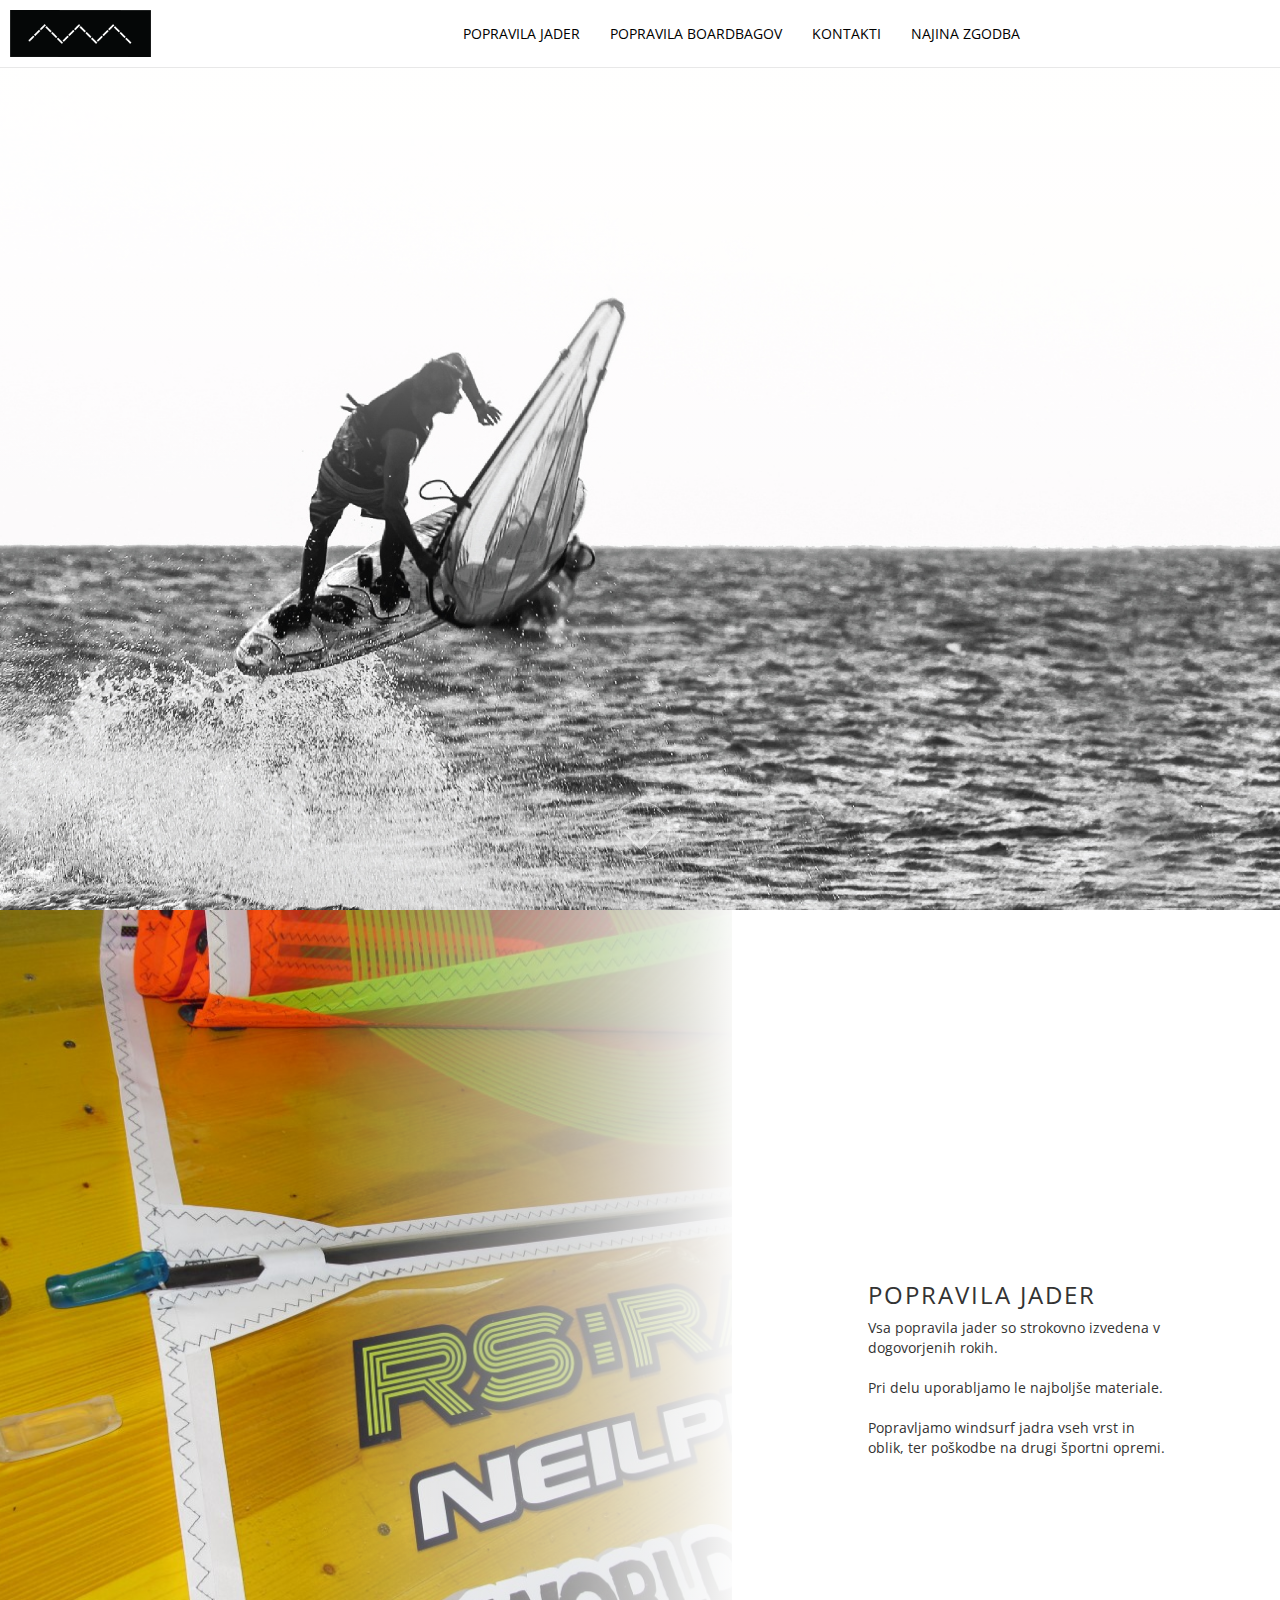
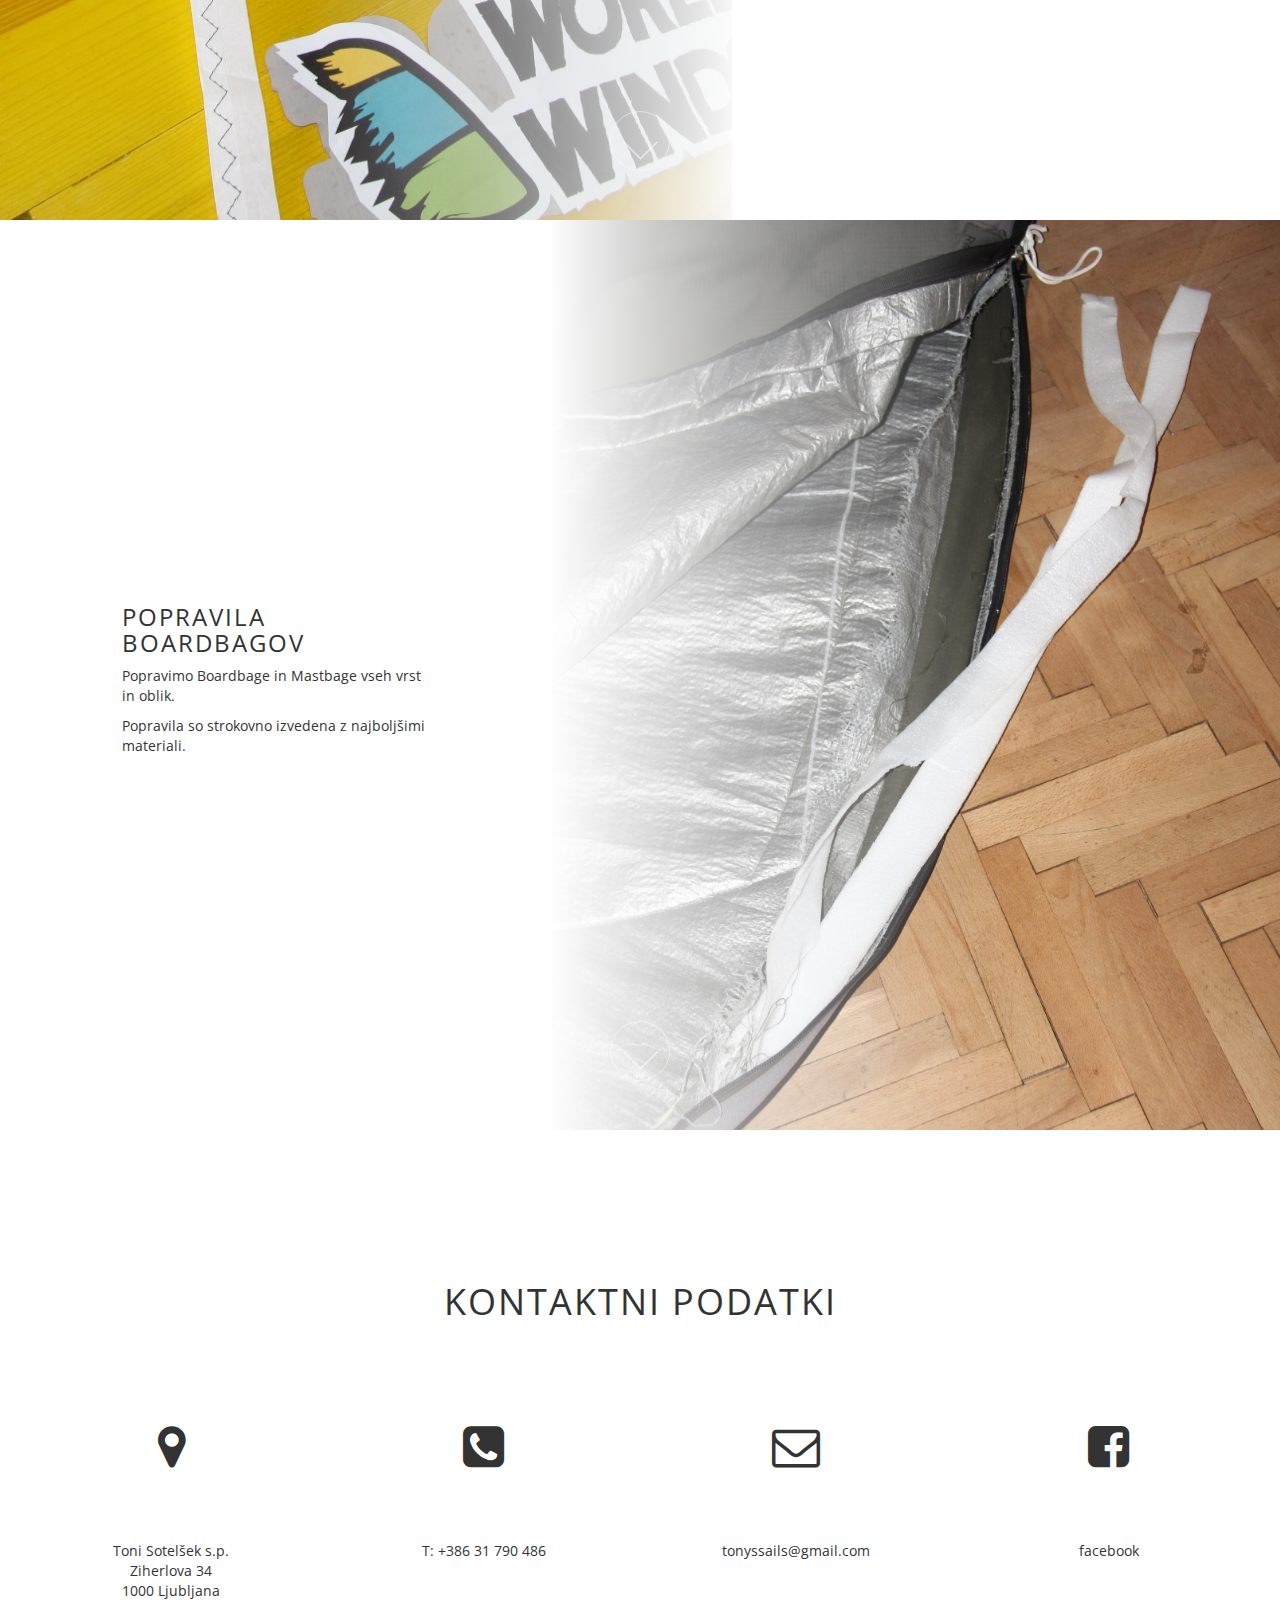
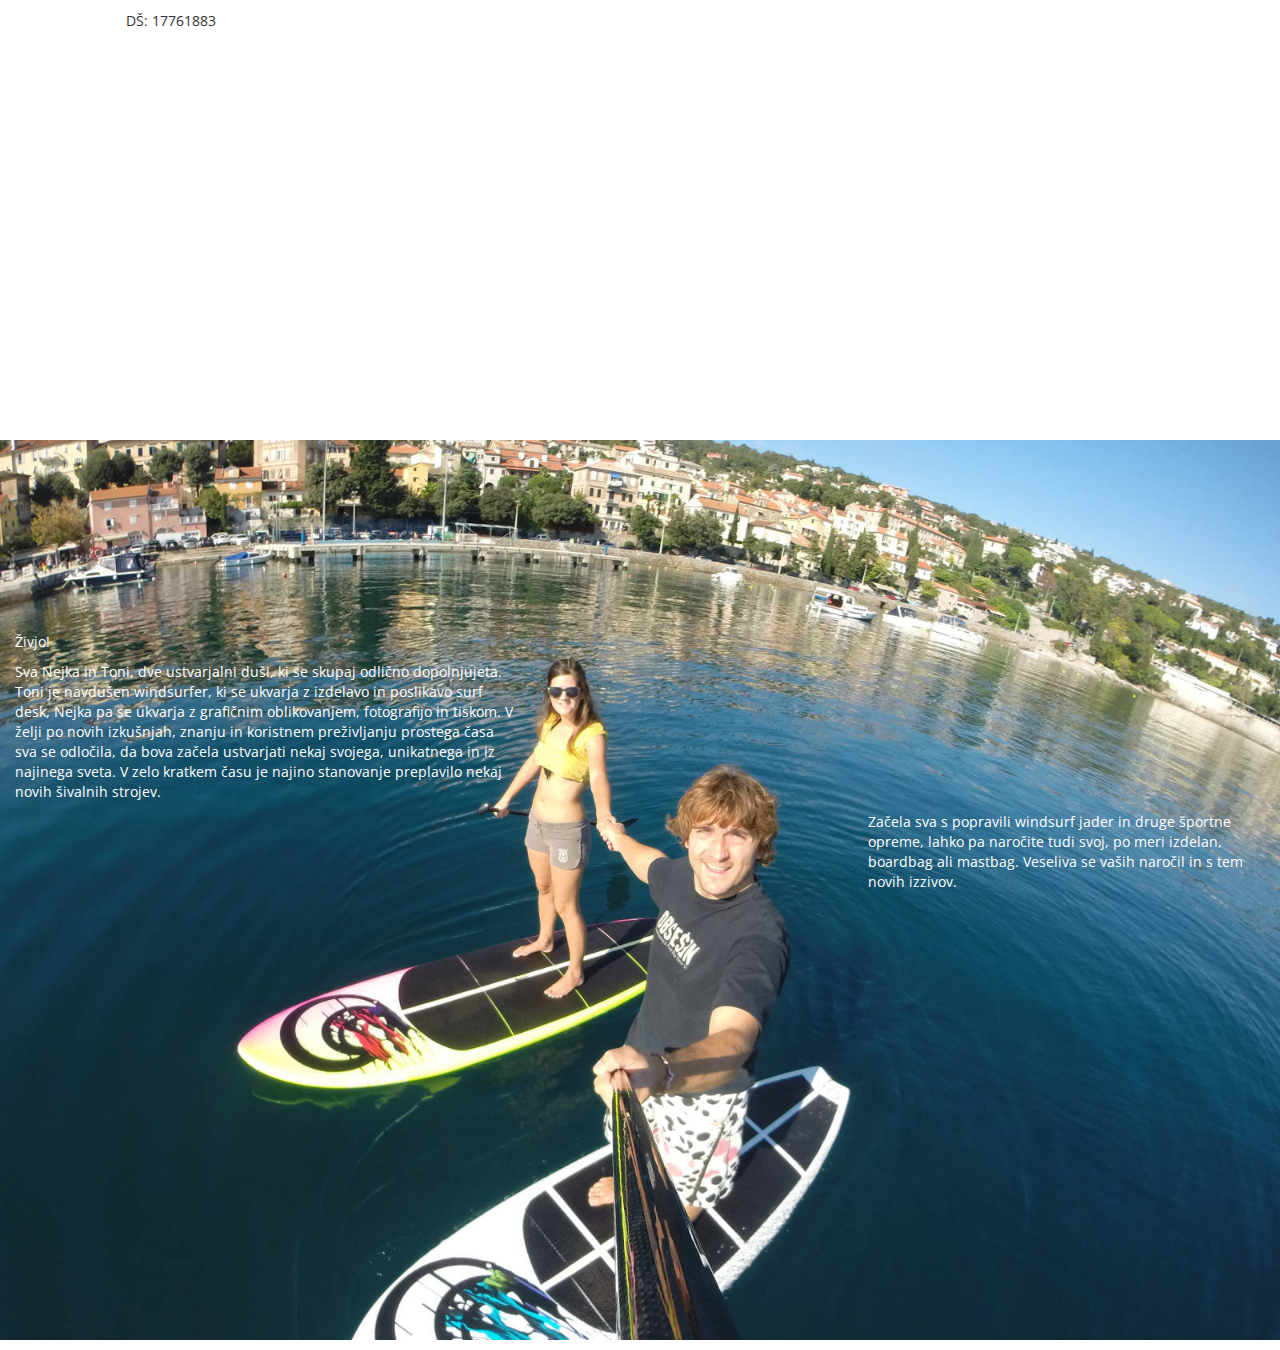
<file: index.html>
<!DOCTYPE html>
<html lang="sl">
  <head>
    <meta charset="utf-8">
    <meta http-equiv="X-UA-Compatible" content="IE=edge">
    <meta name="viewport" content="width=device-width, initial-scale=1.0, user-scalable=0">
    <title>Popravila jader in boardbagov</title>
    <meta name="description" content="Popravila boardbagov in mastbagov" />
    <meta name="keywords" content="" />

    <!-- Bootstrap core CSS -->
    <link href="bootstrap.min.css" rel="stylesheet">
    <link rel="stylesheet" href="https://maxcdn.bootstrapcdn.com/font-awesome/4.5.0/css/font-awesome.min.css">
    <link rel="stylesheet" href="jquery.maximage.css" type="text/css" media="screen" charset="utf-8" />
    <!-- Custom styles for this template -->
    <link href="style.css" rel="stylesheet">
    <link rel="shortcut icon" href="favicon.ico" type="image/x-icon">
    <link rel="icon" href="favicon.ico" type="image/x-icon">
    <!-- HTML5 shim and Respond.js IE8 support of HTML5 elements and media queries -->
    <!--[if lt IE 9]>
      <script src="https://oss.maxcdn.com/libs/html5shiv/3.7.0/html5shiv.js"></script>
      <script src="https://oss.maxcdn.com/libs/respond.js/1.4.2/respond.min.js"></script>
    <![endif]-->
  </head>
  <body>
    <section id="header">
        <div class="navbar-header">
          <button type="button" class="navbar-toggle" data-toggle="collapse" data-target=".navbar-collapse">
            <span class="sr-only">Toggle navigation</span>
            <span class="icon-bar"></span>
            <span class="icon-bar"></span>
            <span class="icon-bar"></span>
          </button>
          <a class="navbar-brand" href="#"><img src="logo.png"></a>
        </div>
        <div class="navbar-collapse collapse">
          <ul class="nav navbar-nav">
          </ul>
          <ul class="nav navbar-nav navbar-center">
            <li class="link"><a href="#repair">Popravila jader</a></li>
            <li class="link"><a href="#products">Popravila boardbagov</a></li>
            <li class="link"><a href="#contact">Kontakti</a></li>
            <li class="link"><a href="#story">Najina Zgodba</a></li>
          </ul>
        </div><!--/.nav-collapse -->    
    </section>

    <section id="banner">
      <div class="holder">
	    <img src="title.png" alt="Tony Sotelsek Sails" />
      </div>
      <a href="#repair" class="down-arrow"><span class="nav-arrow-down">Down</span></a>
    </section>

    <section id="repair">
      <div class="col-md-7 alpha imgBg">
        <div id="maximage2">
			<img src="jadra/1prej.JPG" \>
			<img src="jadra/1po.JPG" \>
			<img src="jadra/2prej.JPG" \>
			<img src="jadra/2po.JPG" \>
			<img src="jadra/3prej.JPG" \>
			<img src="jadra/3po.JPG" \>
			<img src="jadra/4prej.JPG" \>
			<img src="jadra/4po.JPG" \>
			<img src="jadra/5prej.JPG" \>
			<img src="jadra/5po.JPG" \>
   <img src="slika5.jpg"><img src="slika6.jpg"><img src="slika7.jpg"><img src="slika8.jpg"><img src="slika9.jpg"><img src="slika10.jpg"><img src="slika11.jpg"><img src="slika12.jpg"><img src="slika12_2.jpg"><img src="slika13.jpg"><img src="slika14.jpg"><img src="slika16.jpg"><img src="slika17.jpg"><img src="slika18.jpg"><img src="slika19.jpg"><img src="slika20.jpg"><img src="slika21.jpg">
       </div>
      </div>
      <div class="col-md-3 col-md-offset-1">
        <div class="content">
          <h3>Popravila jader</h3>
<p>Vsa popravila jader so strokovno izvedena v dogovorjenih rokih. <br /> <br />
 Pri delu uporabljamo le najboljše materiale. <br /> <br />
 Popravljamo windsurf jadra vseh vrst in oblik, ter poškodbe na drugi športni opremi.  </p>
        </div>
      </div>
      <a href="#products" class="down-arrow"><span class="nav-arrow-down">Down</span></a>
    </section>

    <section id="products">
      <div class="col-md-3 col-md-offset-1">
        <div class="content">
            <h3>Popravila Boardbagov</h3>
            <p>Popravimo Boardbage in Mastbage vseh vrst in oblik.</p
            <p>Popravila so strokovno izvedena z najboljšimi materiali.</p>
        </div>
      </div>
      <div class="col-md-7 col-md-offset-1 omega imgBg">
        <div id="maximage">

   <img src="bag/prej1.JPG" \>
                        <img src="bag/po1.JPG" \>
  <img src="bag/IMG_7040.JPG" \>
 <img src="bag/IMG_7041.JPG" \>
 <img src="bag/IMG_8599.JPG" \>

<img src="mastbag1.jpg"><img src="mastbag2.jpg"><img src="mastbag3.jpg">
          <img src="slika3.jpg"><img src="slika4.jpg"><img src="slika15.jpg">
       </div>
      </div>
      <a href="#contact" class="down-arrow"><span class="nav-arrow-down">Down</span></a>
    </section>

    <section id="contact">
      <div class="container">
          <div class="col-md-12 text-center">
            <h1>Kontaktni podatki</h1>
          </div>
          <div class="col-md-8 col-md-offset-2 text-center">
                      </div>
          <div class="col-sm-3">
            <p><i class="fa fa-map-marker"></i></p>
            <p>Toni Sotelšek s.p.<br />Ziherlova 34<br />1000 Ljubljana</p><p>DŠ: 17761883</p>
          </div>
          <div class="col-sm-3">
            <p><i class="fa fa-phone-square"></i></p>
            <p>T: <a href="tel:0038631790486">+386 31 790 486</a><br />
             
          </div>
          <div class="col-sm-3">
            <p><i class="fa fa-envelope-o"></i></p>
            <p><a href="mailto:tonyssails@gmail.com">tonyssails@gmail.com</a></p>          </div>
          <div class="col-sm-3">
            <p><i class="fa fa-facebook-square"></i></p>


                <a href="https://www.facebook.com/Tony-Sotelsek-Sails-1716914455210536">facebook</a>


          </div>
			<div class="clearfix"></div>
          
          <a href="#story" class="down-arrow"><span class="nav-arrow-down">Down</span></a>
      </div>
    </section>
    <section id="story">
          <div class="col-md-5">
            <div class="content">
<p>Živjo!</p>

<p>Sva Nejka in Toni, dve ustvarjalni duši, ki se skupaj odlično dopolnjujeta. Toni je navdušen windsurfer, ki se ukvarja z izdelavo in poslikavo surf desk, Nejka pa se ukvarja z grafičnim oblikovanjem, fotografijo in tiskom. V želji po novih izkušnjah, znanju in koristnem preživljanju prostega časa sva se odločila, da bova začela ustvarjati nekaj svojega, unikatnega in iz najinega sveta. V zelo kratkem času je najino stanovanje preplavilo nekaj novih šivalnih strojev.</p>
</div>
</div><div class="col-md-7"></div>
<div class="col-md-4 col-md-offset-8">
<div class="content">
<p>Začela sva s popravili windsurf jader in druge športne opreme, lahko pa naročite tudi svoj, po meri izdelan, boardbag ali mastbag. Veseliva se vaših naročil in s tem novih izzivov.</p>
            </div>
          </div>
    </section>
    
    <!-- Bootstrap core JavaScript
    ================================================== -->
    <!-- Placed at the end of the document so the pages load faster -->
    <script src="jquery.min.js"></script>
    <script src="bootstrap.min.js"></script>
    <script src="jquery.cycle.all.js" type="text/javascript" charset="utf-8"></script>
    <script src="jquery.maximage.js" type="text/javascript" charset="utf-8"></script>    
    <script src="scripts.js"></script>

<!-- SI -->

</body>
</html>
</file>
<file: style.css>
@import url(http://fonts.googleapis.com/css?family=Open+Sans&subset=latin,latin-ext);
/* default
-------------------------------------------------- */
html{}
body{font-family: 'Open Sans', sans-serif; font-weight:400;}
.alpha{padding-left: 0;}
.omega{padding-right: 0;}
.modal-dialog {
min-width: 781px;

}

h1,h2,h3,h4,h5,h6{font-family: 'Open Sans', sans-serif; text-transform:uppercase; letter-spacing: 2px; font-weight:400;}

.btn-primary { margin-top: 15px; background: none; border: 1px #fff solid; text-transform: uppercase;padding: 10px 28px;font-size: 18px;-webkit-transition: all 0.5s; transition: all 0.5s; border-radius: 0;white-space: normal;} 
.btn-primary:hover, .btn-primary:focus, .btn-primary:active, .btn-primary.active, .open .dropdown-toggle.btn-primary {color: #333;background-color: #fff;border-color: #fff;}

.btn-default { margin-top: 15px; background: none; color: #000; border: 1px #000 solid; text-transform: uppercase;padding: 10px 28px;font-size: 18px;-webkit-transition: all 0.5s; transition: all 0.5s; border-radius: 0;white-space: normal;} 
.btn-default:hover, .btn-default:focus, .btn-default:active, .btn-default.active, .open .dropdown-toggle.btn-default {color: #fff;background-color: #000;border-color: #000;}

.down-arrow{ border-radius: 50%;display: block;width: 60px;bottom:-100px;height: 60px;position: absolute;z-index: 4;left: 50%;margin-left:-30px;opacity:0.5;background: none; border:1px solid #fff;}
.down-arrow span {position: absolute;top: 18px;left: 17px;width: 25px;height: 25px;border: 8px solid #ddd;border: 2px solid #fff;text-indent: -90000px;cursor: pointer;-webkit-transform: rotate(45deg);-moz-transform: rotate(45deg);-o-transform: rotate(45deg);-ms-transform: rotate(45deg);transform: rotate(45deg);border-left: none;border-top: none;}

/* header
-------------------------------------------------- */
#header{ position: fixed;top: 0; width: 100%; background: #fff; z-index: 50; padding:7px 0 10px 0;border-bottom: 1px solid rgba(204, 204, 204, 0.46); }
#header .navbar-brand {padding: 3px 10px 0 10px;}
#header .navbar-right{ padding-right:7px;}
#header .navbar-nav{ margin-top:2px;}
#header .navbar-nav>li>a { background:#fff; color:#000; text-transform:uppercase;font-family: 'Open Sans', sans-serif; font-weight:400;-webkit-transition: all 0.5s; transition: all 0.5s;}
#header .navbar-nav>li.active>a { background:#000; color:#fff;}
#header .navbar-center{ position: absolute;left: 50%; margin-left: -192px;}

/* banner
-------------------------------------------------- */
.holder  img {width: 90%;
    margin: 0 auto;
    display: block;}

#banner{ background: url('banner.jpg') no-repeat center; background-size: cover; color: #ccc; position: relative;text-shadow: 4px 4px #000;}
#banner:before {content: "";position: absolute;width: 100%;height: 100%;

background: #ffffff; /* Old browsers */
background: -moz-linear-gradient(top,  #ffffff 0%, rgba(255, 255, 255, 0) 100%); /* FF3.6+ */
background: -webkit-gradient(linear, left top, left bottom, color-stop(0%,#ffffff), color-stop(100%,rgba(255, 255, 255, 0))); /* Chrome,Safari4+ */
background: -webkit-linear-gradient(top,  #ffffff 0%,rgba(255, 255, 255, 0) 100%); /* Chrome10+,Safari5.1+ */
background: -o-linear-gradient(top,  #ffffff 0%,rgba(255, 255, 255, 0) 100%); /* Opera 11.10+ */
background: -ms-linear-gradient(top,  #ffffff 0%,rgba(255, 255, 255, 0) 100%); /* IE10+ */
background: linear-gradient(to bottom,  #ffffff 0%,rgba(255, 255, 255, 0) 60%); /* W3C */
filter: progid:DXImageTransform.Microsoft.gradient( startColorstr='#ffffff', endColorstr='rgba(255, 255, 255, 0)',GradientType=0 ); /* IE6-9 */

}
#banner .holder{opacity:0;  top: 0; position: absolute; width: 100%;-webkit-transition: all 1s; transition: all 1s;}
#banner h3{ text-align: center; font-size: 76px;margin-top: 20px;margin-bottom: 20px;}
#banner .line{ text-align:center; text-transform:uppercase; padding-top:5px; font-size:16px;text-shadow: 1px 0px #000;}

/* repair
-------------------------------------------------- */
#repair{ background: #fff; position: relative;}
#repair .imgBg{ height: 100%; background-size: cover; position: relative;}
#repair .imgBg:before {content: "";position: absolute;width: 100%;height: 100%;z-index: 3;
background: rgba(255, 255, 255, 0); /* Old browsers */
background: -moz-linear-gradient(left,  rgba(255, 255, 255, 0) 41%, #fff 100%); /* FF3.6+ */
background: -webkit-gradient(linear, left top, right top, color-stop(41%,rgba(255, 255, 255, 0)), color-stop(100%,#fff)); /* Chrome,Safari4+ */
background: -webkit-linear-gradient(left,  rgba(255, 255, 255, 0) 41%,#fff 100%); /* Chrome10+,Safari5.1+ */
background: -o-linear-gradient(left,  rgba(255, 255, 255, 0) 41%,#fff 100%); /* Opera 11.10+ */
background: -ms-linear-gradient(left,  rgba(255, 255, 255, 0) 41%,#fff 100%); /* IE10+ */
background: linear-gradient(to right,  rgba(255, 255, 255, 0) 41%,#fff 100%); /* W3C */
filter: progid:DXImageTransform.Microsoft.gradient( startColorstr='rgba(255, 255, 255, 0)', endColorstr='#fff',GradientType=1 ); /* IE6-9 */
}
#repair #maximage2{ width: 100% !important; height: 100% !important;}
#repair #maximage2 .mc-image{ width: 100% !important; height: 100% !important; background-size: cover;}
#repair .content{ position: absolute;top: 50%;}
#repair .col-md-3.col-md-offset-1{ height: 100%;}

/* story
-------------------------------------------------- */
#story{ background: url('ozadje.jpg') no-repeat center; background-size: cover; color:#fff; position: relative;}
#story h1{ font-size: 60px; margin-left:-7px;}
#story .col-md-5 {margin-top: 15%;}

/* products
-------------------------------------------------- */
/*
#apartments{ background: #fff; position: relative;}
#apartments #maximage {position:absolute !important;width:100% !important;height:100% !important;}


#apartments #maximage .mc-image{ width:100% !important; height:100% !important;}

#apartments .bottom{ position: absolute; width: 100%; z-index: 3; background: rgba(255, 255, 255, 0.78); bottom: 0;}
#apartments .bottom .container{ padding-top: 60px; padding-bottom: 60px;}
#apartments .bottom .container h3{ margin-top: 0px;}
*/
#products{ background: #fff; position: relative;}
#products .imgBg{ height: 100%; background-size: cover; position: relative;}
#products .imgBg:before {content: "";position: absolute;width: 100%;height: 100%;z-index: 3;
background: rgba(255, 255, 255, 0); /* Old browsers */
background: -moz-linear-gradient(right,  rgba(255, 255, 255, 0) 41%, #fff 100%); /* FF3.6+ */
background: -webkit-gradient(linear, right top, left top, color-stop(41%,rgba(255, 255, 255, 0)), color-stop(100%,#fff)); /* Chrome,Safari4+ */
background: -webkit-linear-gradient(right,  rgba(255, 255, 255, 0) 41%,#fff 100%); /* Chrome10+,Safari5.1+ */
background: -o-linear-gradient(right,  rgba(255, 255, 255, 0) 41%,#fff 100%); /* Opera 11.10+ */
background: -ms-linear-gradient(right,  rgba(255, 255, 255, 0) 41%,#fff 100%); /* IE10+ */
background: linear-gradient(to left,  rgba(255, 255, 255, 0) 41%,#fff 100%); /* W3C */
filter: progid:DXImageTransform.Microsoft.gradient( startColorstr='rgba(255, 255, 255, 0)', endColorstr='#fff',GradientType=1 ); /* IE6-9 */
}
#products #maximage{ width: 100% !important; height: 100% !important;}
#products #maximage .mc-image{ width: 100% !important; height: 100% !important; background-size: cover;}
#products .content{ position: absolute;top: 50%;}
#products .col-md-3{ height: 100%;}

#products #arrow_left,#products #arrow_right {z-index:1000; position: relative; float: left;width: 40px;height: 40px;display: block;background: none;border: 1px solid #000;z-index: 4;border-radius: 0; margin-left: 1px; margin-bottom: 0px;}
#products #arrow_left:hover,#products #arrow_right:hover {background: rgba(0, 0, 0, 0.79);-webkit-transition: all 0.5s; transition: all 0.5s;}
#products #arrow_left span,#products #arrow_right span {position: absolute;top: 12px;left: 17px;width: 15px;height: 15px;border: 1px solid #000;text-indent: -90000px;cursor: pointer;-webkit-transform: rotate(45deg);-moz-transform: rotate(45deg);-o-transform: rotate(45deg);-ms-transform: rotate(45deg);transform: rotate(45deg);}
#products #arrow_left:hover span,#products #arrow_right:hover span{ border-color:#fff;}
#products #arrow_right span {border-left: none;border-bottom: none;left: 8px;}
#products #arrow_left span {border-right: none;border-top: none;}

/* contact
-------------------------------------------------- */
#contact{ text-align:center; background-size:cover; background-position:top;text-shadow: 0px 1px #fff; position: relative;}
#contact:before {content: "";position: absolute;width: 100%;height: 100%; left: 0;

background: #ffffff; /* Old browsers */
background: -moz-linear-gradient(top,  #ffffff 0%, rgba(255, 255, 255, 0) 100%); /* FF3.6+ */
background: -webkit-gradient(linear, left top, left bottom, color-stop(0%,#ffffff), color-stop(100%,rgba(255, 255, 255, 0))); /* Chrome,Safari4+ */
background: -webkit-linear-gradient(top,  #ffffff 0%,rgba(255, 255, 255, 0) 100%); /* Chrome10+,Safari5.1+ */
background: -o-linear-gradient(top,  #ffffff 0%,rgba(255, 255, 255, 0) 100%); /* Opera 11.10+ */
background: -ms-linear-gradient(top,  #ffffff 0%,rgba(255, 255, 255, 0) 100%); /* IE10+ */
background: linear-gradient(to bottom,  #ffffff 0%,rgba(255, 255, 255, 0) 60%); /* W3C */
filter: progid:DXImageTransform.Microsoft.gradient( startColorstr='#ffffff', endColorstr='rgba(255, 255, 255, 0)',GradientType=0 ); /* IE6-9 */


}
#contact .container{ position: absolute;width: 100%;}
#contact h1{ margin-top:152px; margin-bottom:40px;}
#contact a{ color:#333;}
#contact .fa{ font-size:48px; margin:60px 30px 60px 30px ;}
#contact .cta_buttons{ padding-top:100px;}
#contact .cta_buttons a.btn{ color:#000; text-shadow:none; border-color: #000;}
#contact .cta_buttons a.btn:hover{ color:#000;}

/* footer
-------------------------------------------------- */
#footer{position: fixed;bottom: 0; width: 100%; padding: 10px 0 10px 0; background: #fff; font-size:11px; z-index: 20;border-top: 1px solid rgba(204, 204, 204, 0.46); }
#footer a{ color:#333;}

/* obvestila
-------------------------------------------------- */
#obvestila{ padding-top:300px;  padding-bottom:300px;}


@media (max-width: 992px){
	body{ font-size:13px;}
	#repair .imgBg { position: relative;height: 500px;}
	#products .imgBg { position: relative;height: 500px;}
	#repair { position: relative;height: auto !important; background-size:auto; background-position:center;}
	#products { position: relative;height: auto !important; background-size:auto; background-position:center;}
	#contact { position: relative;height: auto !important; background-size:auto; background-position:center;}
	#contact .container {position: relative;}
	#story { position: relative;height: auto !important; min-height:600px; background-size:auto; background-position:center;}
	#repair {height: 100% !important;}
	#products {height: 100% !important;}
	#repair .content {position: relative;padding-top: 77px;padding-bottom: 173px;top: 0 !important; margin-top:0 !important;}
	#products .content {position: relative;padding-top: 77px;padding-bottom: 173px;top: 0 !important; margin-top:0 !important;}
	
	.navbar-toggle {border: 1px solid #A5A1A1;}
	.navbar-toggle .icon-bar{border: 1px solid #eee;}
}
@media (max-width: 768px){
	#preloader h3 {font-size: 43px;}
	#banner h3 {font-size: 46px;}
	#banner .languages {font-size: 8px;}
	#repair {height: 100% !important;}
	#products {height: 100% !important;}
	#repair .content {position: relative;padding-top: 77px;padding-bottom: 173px;top: 0 !important; margin-top:0 !important;}
	#products .content {position: relative;padding-top: 77px;padding-bottom: 173px;top: 0 !important; margin-top:0 !important;}
	#story h1 {font-size: 82px;}
	#contact { background:#FFF; height: auto !important; padding-bottom:60px;}
	#contact h1 {margin-top: 106px;}
	#contact .container {position: relative;}
	.btn{font-size: 12px;}
}
</file>
